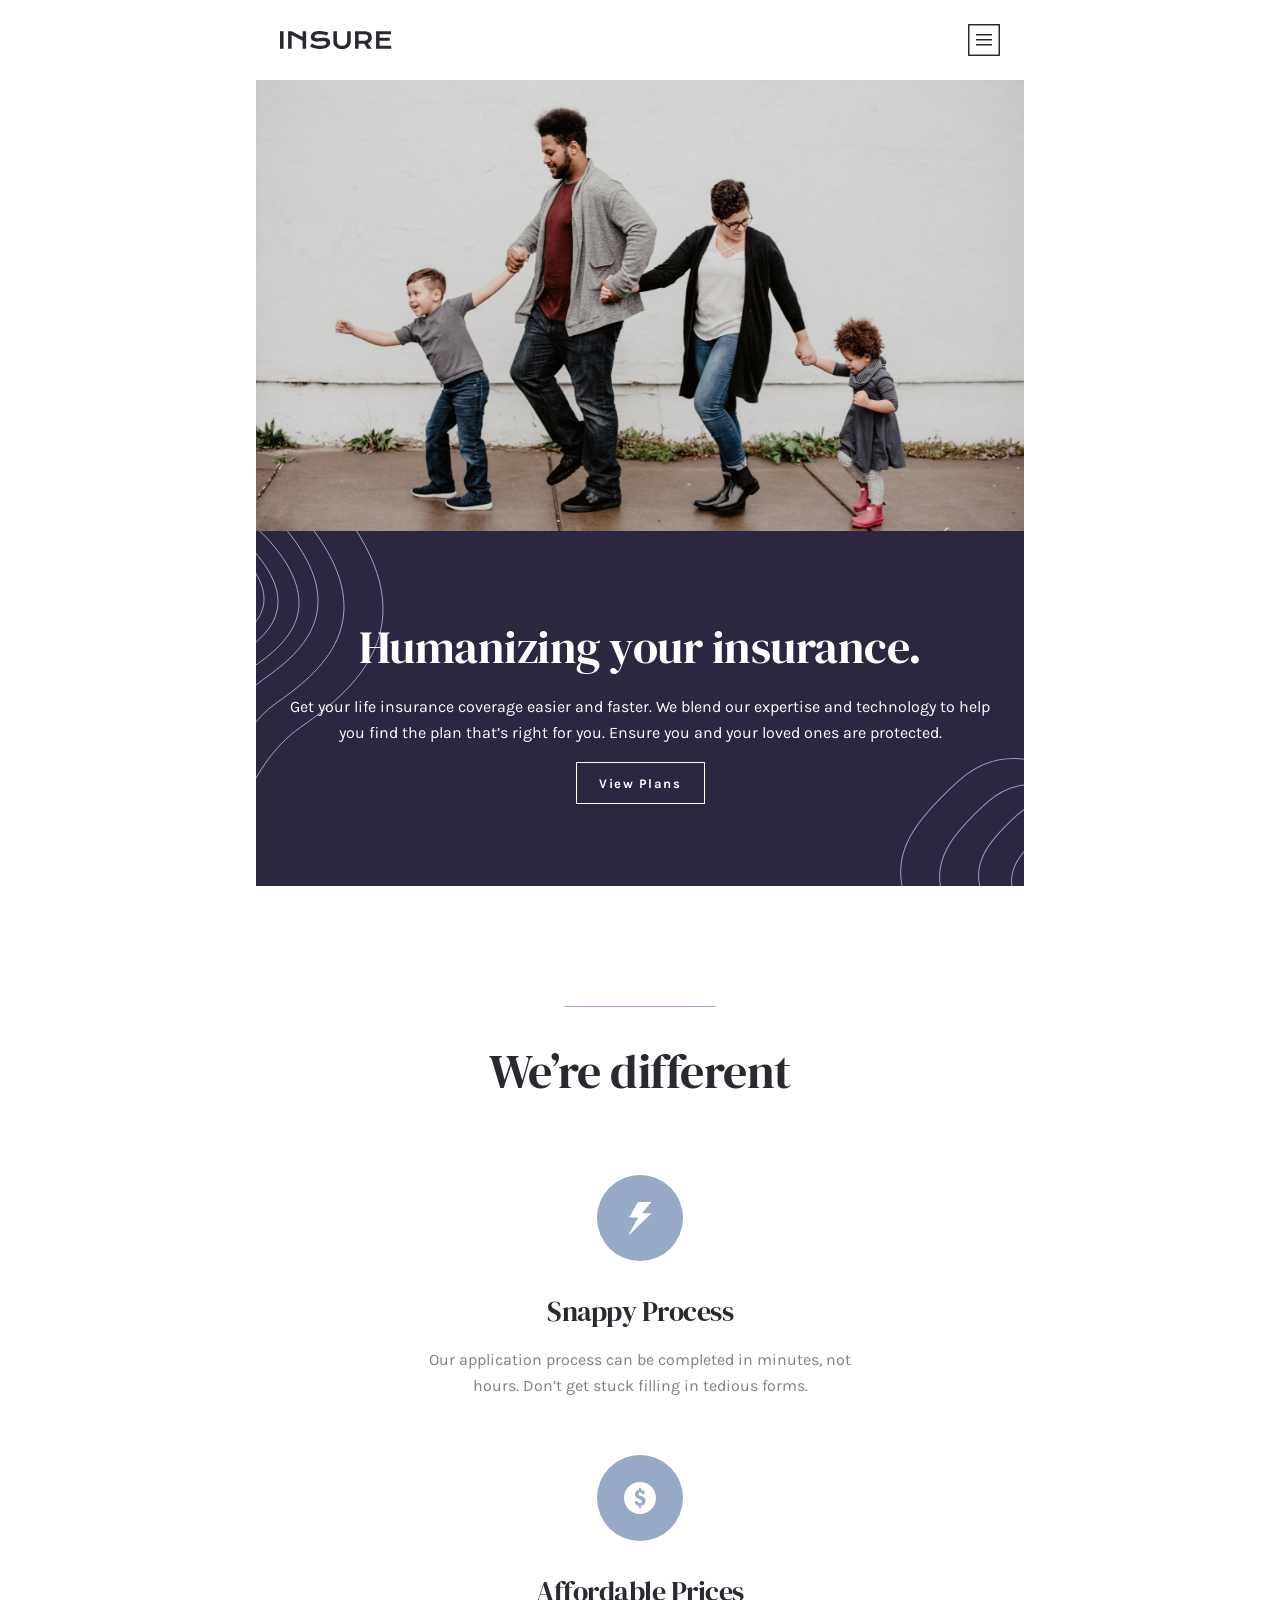
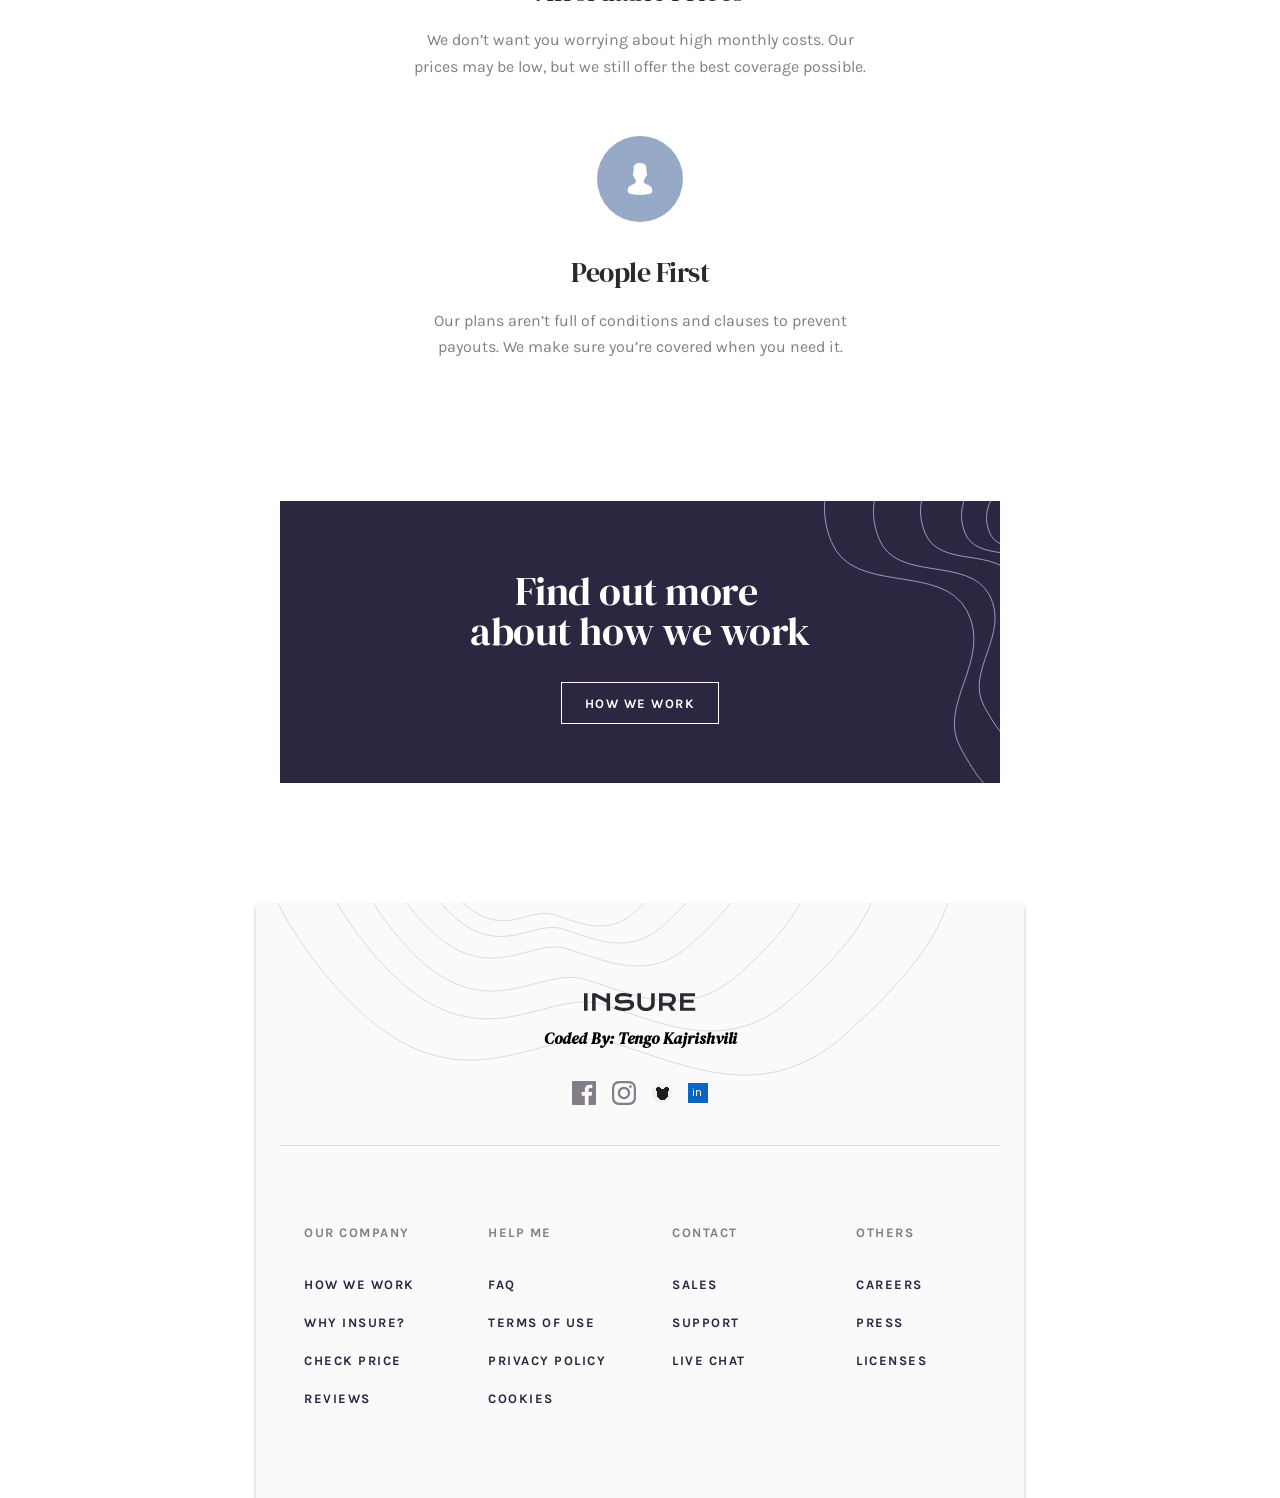
<file: index.html>
<!DOCTYPE html>
<html lang="en">

<head>
    <meta charset="UTF-8">
    <meta name="viewport" content="width=device-width, initial-scale=1.0">
    <meta name="author" content="Tengo Kajrishvili">
    <meta name="description" content="Portfolio Project, Frontend Mentor Challenge,Uploaded On Github,Hosted On Vercel">
    <meta name="keywords"
        content="Web Development, HTML, CSS, JavaScript,Portfolio, Frontend Mentor,Project tracking intro component">
    <meta name="robots" content="index, follow">
    <meta name="theme-color" content="#96A9C6" media="(prefers-color-scheme: light)">
    <meta name="theme-color" content="#2D2641" media="(prefers-color-scheme: dark)">
    <link rel="stylesheet" href="/css/mobile.css">
    <link rel="stylesheet" href="/css/tablet.css">
    <link rel="stylesheet" href="/css/desktop.css">
    <link rel="icon" href="/assets/header-logo.svg">
    <base href="error.html">
    <title>Insure landing page</title>
</head>

<body>
    <div class="burger-menu" id="burger-menu">
        <nav class="burger-nav">
            <ul>
                <li><a href="">HOW WE WORK</a></li>
                <li><a href="">BLOG</a></li>
                <li><a href="">ACCOUNT</a></li>
                <li><a href="">VIEW PLANS</a></li>
            </ul>
        </nav>
        <div class="lang">
            <a href="ka.html"><img src="/assets/geo.png" alt="Flag Of Georgia"></a>
        </div>
    </div>
    <header >
        <div class="header-nav">
            <img src="/assets/header-logo.svg" alt="Header Logo">
            <button id="close-btn" class="close-btn"><img src="/assets/Close Button.svg" alt="Close Button"></button>
            <button id="burger-btn"><img src="/assets/burger-icon.svg" alt="Burger Icon"></button>
            <div class="header-links">
<nav>
    <ul>
    <li><a href="">HOW WE WORK</a></li>
    <li><a href="">BLOG</a></li>
    <li><a href="">ACCOUNT</a></li>
    <li><a href="">VIEW</a></li>
    </ul>
</nav>
            </div>
            
        </div>
        <div class="header-lang">
            <a href="ka.html" target="_self"><img src="/assets/geo.png" alt="Flag Of Georgia" title="ქართული"></a>
        </div>

        <div class="header-box">
            <picture>
                <source srcset="/assets/picture-mob.svg" media="(max-width:767px)">
                <source srcset="/assets/picture-tab.svg" media="(min-width:768px) and (max-width:1439px)">
                <img src="/assets/picture-des.svg" alt="Header Image For Desktop">

            </picture>
            <div class="header-txt">
                <img class="line" src="/assets/line.svg" alt="iLne">
                <h1>Humanizing your insurance.</h1>
                <p>Get your life insurance coverage easier and faster. We blend our expertise and technology to help you
                    find the plan that’s right for you. Ensure you and your loved ones are protected.</p>
                <a href="" class="header-a">View Plans</a>
            </div>
        </div>

    </header>



    <main >

        <img src="/assets/section-line.svg" alt="Section Line">
        <h2>We’re different</h2>

        <section>
            <div class="section-card">
                <img src="/assets/card1img.svg" alt="Section Card Image">
                <div class="section-txt">
                    <h3>Snappy Process</h3>
                    <small>Our application process can be completed in minutes, not hours. Don’t get stuck filling in
                        tedious forms.</small>

                </div>

            </div>
            <div class="section-card">
                <img src="/assets/card2img.svg" alt="Section Card Image">
                <div class="section-txt">
                    <h3>Affordable Prices</h3>
                    <small>We don’t want you worrying about high monthly costs. Our prices may be low, but we still
                        offer the best coverage possible.</small>

                </div>

            </div>
            <div class="section-card">
                <img src="/assets/card3img.svg" alt="Section Card Image">
                <div class="section-txt">
                    <h3>People First</h3>
                    <small>Our plans aren’t full of conditions and clauses to prevent payouts. We make sure you’re
                        covered when you need it.</small>
                </div>

            </div>

        </section>
        <article>
            <h4>Find out more about how we work</h4>
            <a href="" class="header-a article-a">HOW WE WORK</a>


        </article>
    </main>

    <footer>
<address>
    <img src="/assets/footer-logo.svg" alt="Logo For Footer">
    <strong>Coded By: Tengo Kajrishvili</strong>
    <div class="social">
      <a href=""><img src="/assets/fb.svg" alt="Facebook Icon" title="Facebook Profile"></a>
      <a href=""><img src="/assets/inst.svg" alt="Instagram Icon" title="Instagram Profile"></a>
      <a href=""><img src="/assets/github.png" alt="Github Icon" title="Github Page"></a>
      <a href=""><img src="/assets/linkedin.png" alt="Linkedin Icon" title="Linkedin Profile"></a>
    </div>
    
</address>
<div class="footer-line"></div>
<div class="footer-nav">
    <div class="navbox-footer">
        <h5>OUR COMPANY</h5>
        <nav>
        <ul>
            <li><a href="">HOW WE WORK</a> </li>
            <li><a href="">WHY INSURE?</a> </li>
            <li><a href="">CHECK PRICE</a> </li>
            <li><a href="">REVIEWS</a> </li>
        </ul>
        </nav>
    </div>
     <div class="navbox-footer">
        <h5>HELP ME</h5>
        <nav>
        <ul>
            <li><a href="">FAQ</a> </li>
            <li><a href="">TERMS OF USE</a> </li>
            <li><a href="">PRIVACY POLICY</a> </li>
            <li><a href="">COOKIES</a> </li>
        </ul>
        </nav>
    </div>
     <div class="navbox-footer">
        <h5>CONTACT</h5>
        <nav>
        <ul>
            <li><a href="">SALES</a> </li>
            <li><a href="">SUPPORT</a> </li>
            <li><a href="">LIVE CHAT</a> </li>
    
        </ul>
        </nav>
    </div>
     <div class="navbox-footer">
        <h5>OTHERS</h5>
        <nav>
        <ul>
            <li><a href="">CAREERS</a> </li>
            <li><a href="">PRESS</a> </li>
            <li><a href="">LICENSES</a> </li>
        </ul>
        </nav>
    </div>
</div>
    </footer>
    <script src="/main.js"></script>
</body>

</html>
</file>
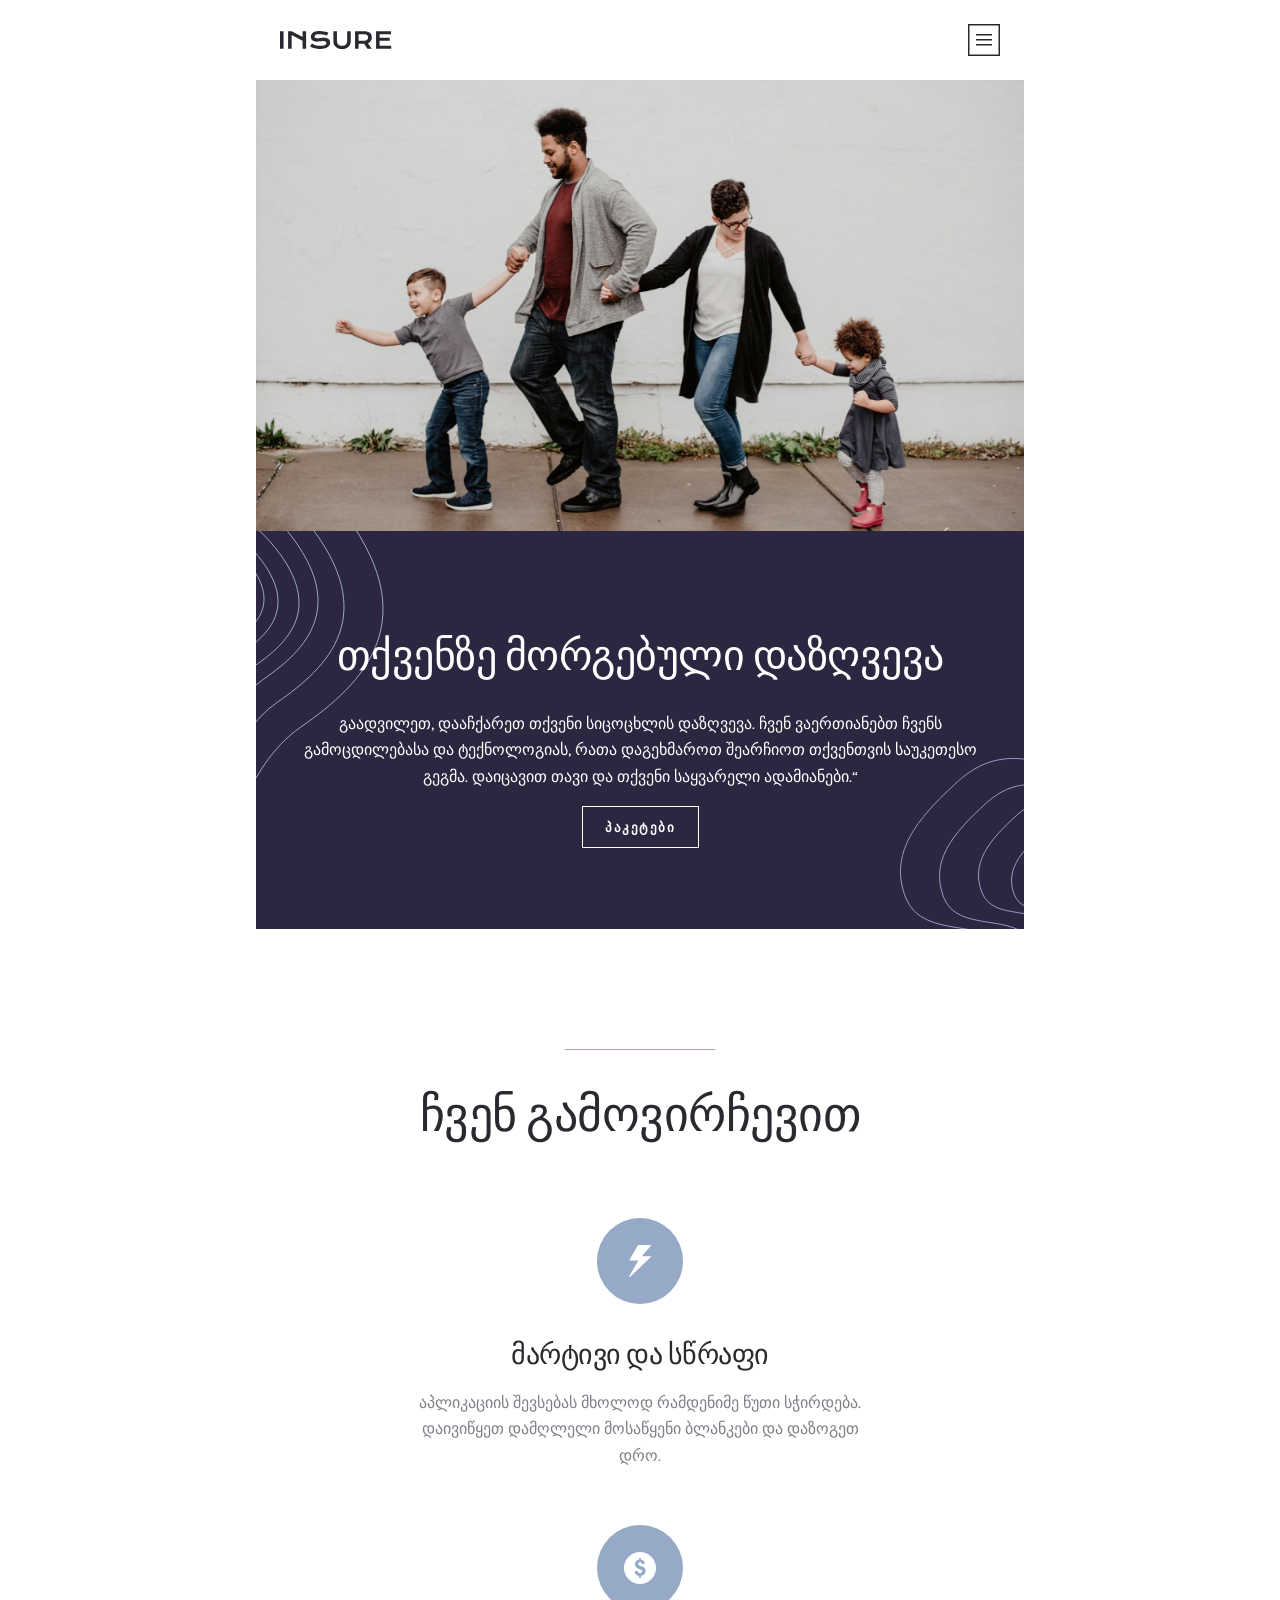
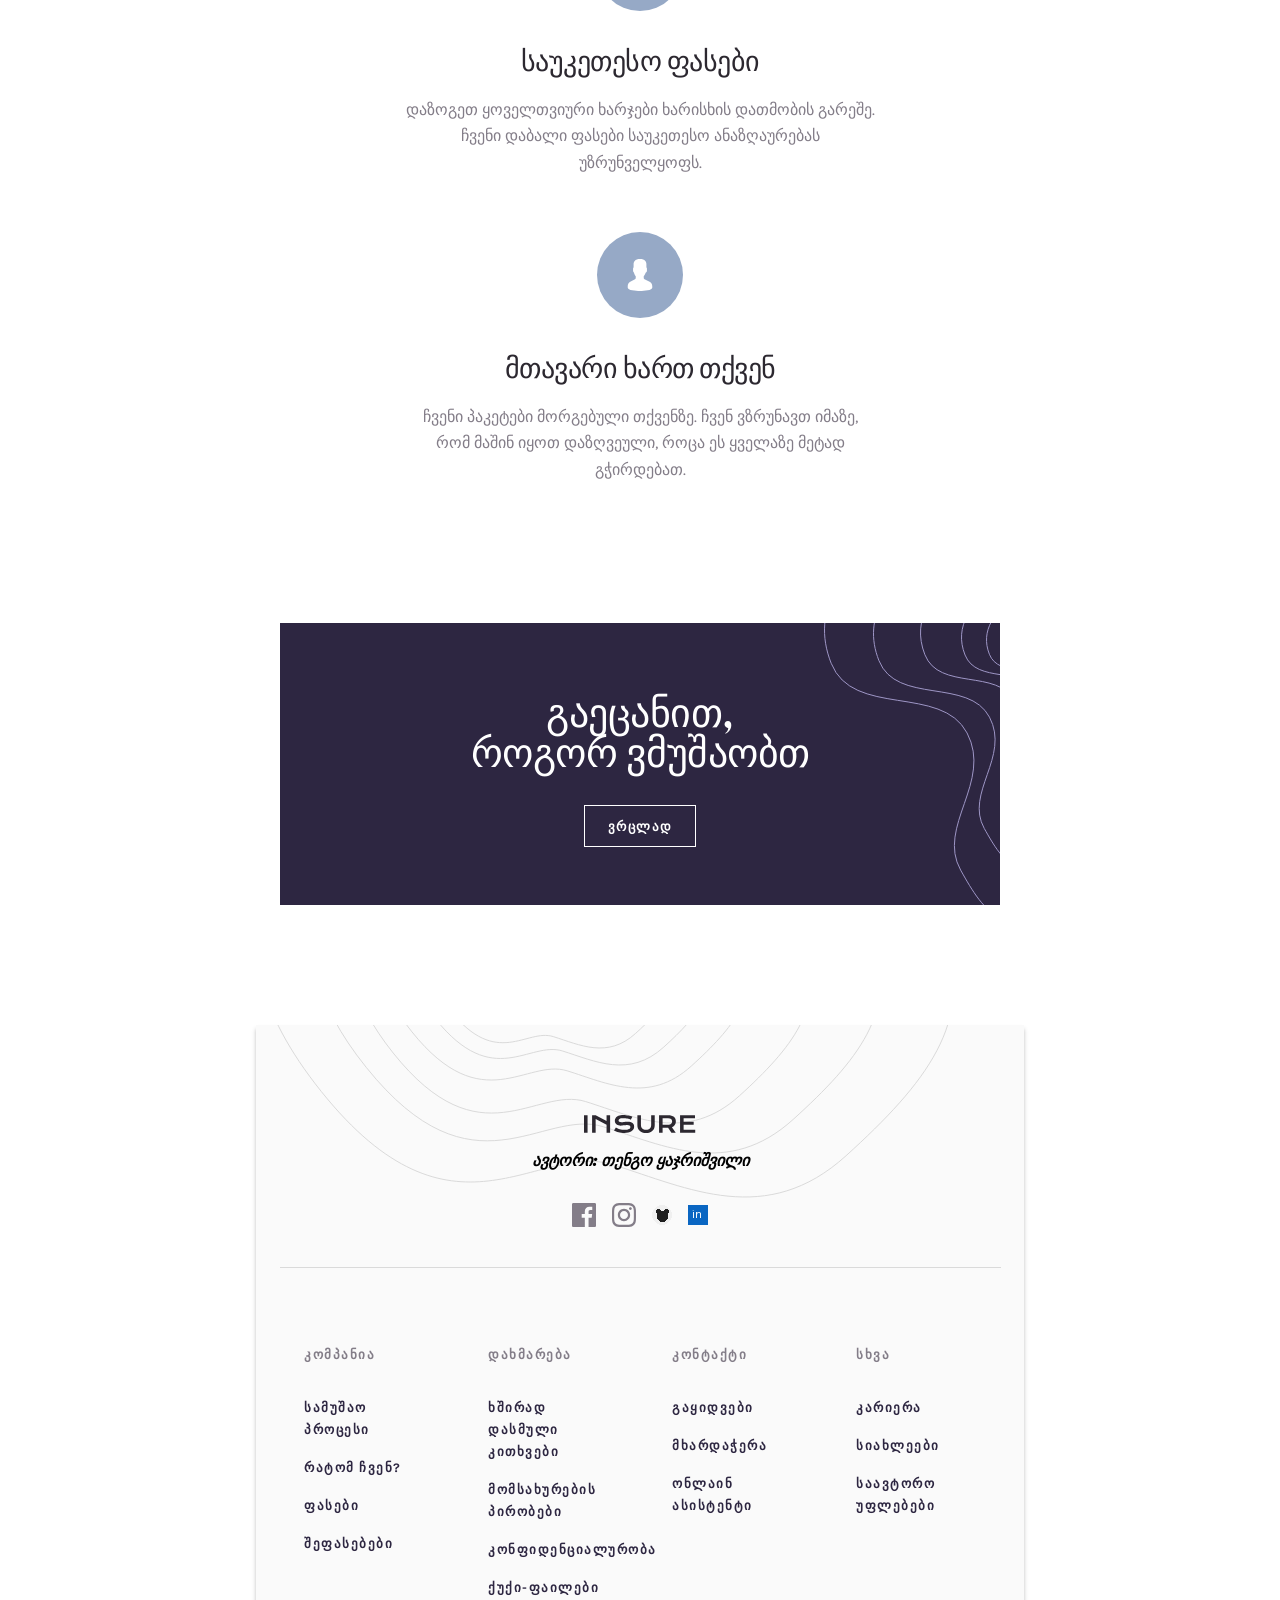
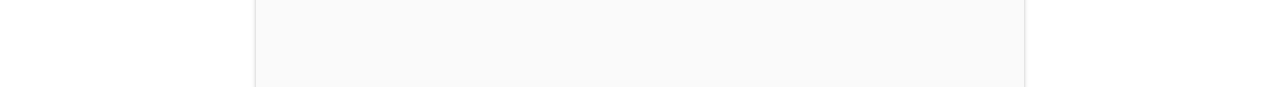
<file: ka.html>
<!DOCTYPE html>
<html lang="en">

<head>
    <meta charset="UTF-8">
    <meta name="viewport" content="width=device-width, initial-scale=1.0">
    <meta name="author" content="Tengo Kajrishvili">
    <meta name="description" content="Portfolio Project, Frontend Mentor Challenge,Uploaded On Github,Hosted On Vercel">
    <meta name="keywords"
        content="Web Development, HTML, CSS, JavaScript,Portfolio, Frontend Mentor,Project tracking intro component">
    <meta name="robots" content="index, follow">
    <meta name="theme-color" content="#96A9C6" media="(prefers-color-scheme: light)">
    <meta name="theme-color" content="#2D2641" media="(prefers-color-scheme: dark)">
    <link rel="stylesheet" href="/css/mobile.css">
    <link rel="stylesheet" href="/css/tablet.css">
    <link rel="stylesheet" href="/css/desktop.css">
    <link rel="icon" href="/assets/header-logo.svg">
    <link rel="stylesheet" href="/css/ka.css">
    <base href="error.html">
    <title>დაზღვევა</title>
</head>

<body>
    <div class="burger-menu" id="burger-menu">
        <nav class="burger-nav">
            <ul>
                <li><a href="">როგორ ვმუშაობთ</a></li>
                <li><a href="">ბლოგი</a></li>
                <li><a href="">პირადი კაბინეტი</a></li>
                <li><a href="">პაკეტები</a></li>
            </ul>
        </nav>
        <div class="lang">
            <a href="index.html"><img src="/assets/uk.png" alt="Flag Of U.K."></a>
        </div>
    </div>
    <header>
        <div class="header-nav">
            <img src="/assets/header-logo.svg" alt="Header Logo">
            <button id="close-btn" class="close-btn"><img src="/assets/Close Button.svg" alt="Close Button"></button>
            <button id="burger-btn"><img src="/assets/burger-icon.svg" alt="Burger Icon"></button>
            <div class="header-links">
                <nav>
                    <ul>
                        <li><a href="">როგორ ვმუშაობთ</a></li>
                        <li><a href="">ბლოგი</a></li>
                        <li><a href="">პირადი კაბინეტი</a></li>
                        <li><a href="">იხილეთ მეტი</a></li>
                    </ul>
                </nav>
            </div>

        </div>
        <div class="header-lang">
            <a href="index.html" target="_self"><img src="/assets/uk.png" alt="Flag Of U.K." title="English"></a>
        </div>

        <div class="header-box">
            <picture>
                <source srcset="/assets/picture-mob.svg" media="(max-width:767px)">
                <source srcset="/assets/picture-tab.svg" media="(min-width:768px) and (max-width:1439px)">
                <img src="/assets/picture-des.svg" alt="Header Image For Desktop">

            </picture>
            <div class="header-txt">
                <img class="line" src="/assets/line.svg" alt="iLne">
                <h1>თქვენზე მორგებული დაზღვევა</h1>
                <p>გაადვილეთ, დააჩქარეთ თქვენი სიცოცხლის დაზღვევა. ჩვენ ვაერთიანებთ ჩვენს გამოცდილებასა და ტექნოლოგიას,
                    რათა დაგეხმაროთ შეარჩიოთ თქვენთვის საუკეთესო გეგმა. დაიცავით თავი და თქვენი საყვარელი ადამიანები.“
                </p>
                <a href="" class="header-a">პაკეტები</a>
            </div>
        </div>

    </header>



    <main>

        <img src="/assets/section-line.svg" alt="Section Line">
        <h2>ჩვენ გამოვირჩევით</h2>

        <section>
            <div class="section-card">
                <img src="/assets/card1img.svg" alt="Section Card Image">
                <div class="section-txt">
                    <h3>მარტივი და სწრაფი</h3>
                    <small>აპლიკაციის შევსებას მხოლოდ რამდენიმე წუთი სჭირდება. დაივიწყეთ დამღლელი მოსაწყენი ბლანკები და
                        დაზოგეთ
                        დრო.</small>

                </div>

            </div>
            <div class="section-card">
                <img src="/assets/card2img.svg" alt="Section Card Image">
                <div class="section-txt">
                    <h3>საუკეთესო ფასები</h3>
                    <small>დაზოგეთ ყოველთვიური ხარჯები ხარისხის დათმობის გარეშე. ჩვენი დაბალი ფასები საუკეთესო
                        ანაზღაურებას
                        უზრუნველყოფს.</small>

                </div>

            </div>
            <div class="section-card">
                <img src="/assets/card3img.svg" alt="Section Card Image">
                <div class="section-txt">
                    <h3>მთავარი ხართ თქვენ</h3>
                    <small>ჩვენი პაკეტები მორგებული თქვენზე. ჩვენ ვზრუნავთ
                        იმაზე, რომ მაშინ იყოთ დაზღვეული, როცა ეს ყველაზე მეტად გჭირდებათ.</small>
                </div>

            </div>

        </section>
        <article>
            <h4>გაეცანით, როგორ ვმუშაობთ</h4>
            <a href="" class="header-a article-a">ვრცლად</a>


        </article>
    </main>

    <footer>
        <address>
            <img src="/assets/footer-logo.svg" alt="Logo For Footer">
            <strong>ავტორი: თენგო ყაჯრიშვილი</strong>
            <div class="social">
                <a href=""><img src="/assets/fb.svg" alt="Facebook Icon" title="Facebook Profile"></a>
                <a href=""><img src="/assets/inst.svg" alt="Instagram Icon" title="Instagram Profile"></a>
                <a href=""><img src="/assets/github.png" alt="Github Icon" title="Github Page"></a>
                <a href=""><img src="/assets/linkedin.png" alt="Linkedin Icon" title="Linkedin Profile"></a>
            </div>

        </address>
        <div class="footer-line"></div>
        <div class="footer-nav">
            <div class="navbox-footer">
                <h5>კომპანია</h5>
                <nav>
                    <ul>
                        <li><a href="">სამუშაო პროცესი</a> </li>
                        <li><a href="">რატომ ჩვენ?</a> </li>
                        <li><a href="">ფასები</a> </li>
                        <li><a href="">შეფასებები</a> </li>
                    </ul>
                </nav>
            </div>
            <div class="navbox-footer">
                <h5>დახმარება</h5>
                <nav>
                    <ul>
                        <li><a href="">ხშირად დასმული კითხვები</a> </li>
                        <li><a href="">მომსახურების პირობები</a> </li>
                        <li><a href="">კონფიდენციალურობა</a> </li>
                        <li><a href="">ქუქი-ფაილები</a> </li>
                    </ul>
                </nav>
            </div>
            <div class="navbox-footer">
                <h5>კონტაქტი</h5>
                <nav>
                    <ul>
                        <li><a href="">გაყიდვები</a> </li>
                        <li><a href="">მხარდაჭერა</a> </li>
                        <li><a href="">ონლაინ ასისტენტი</a> </li>

                    </ul>
                </nav>
            </div>
            <div class="navbox-footer">
                <h5>სხვა</h5>
                <nav>
                    <ul>
                        <li><a href="">კარიერა</a> </li>
                        <li><a href="">სიახლეები</a> </li>
                        <li><a href="">საავტორო უფლებები</a> </li>
                    </ul>
                </nav>
            </div>
        </div>
    </footer>
    <script src="/main.js"></script>
</body>

</html>
</file>
<file: css/mobile.css>
@import url('https://fonts.googleapis.com/css2?family=DM+Serif+Display:ital@0;1&family=Karla:ital,wght@0,200..800;1,200..800&display=swap');


:root {
    --h1-color: #FFFFFF;
    --p-color: #FFFFFF;
    --header-txt-bg: #2D2641;
    --a-color: #FFFFFF;
    --h2-color: #2C2830;
    --h3-color: #2C2830;
    --small-color: #837D88;
    --article-bg: #2D2641;
    --h4-color: #FFFFFF;
    --footer-bg: #FAFAFA;
    --footer-line-bg: #DADADA;
    --h5-color: #837D88;
    --footer-a-color: #2D2641;
    --burger-menu-bg: #2C2830;
    --burger-menu-a-color: #FFFFFF;
}

* {
    margin: 0;
    padding: 0;
    box-sizing: border-box;
}

body {
    user-select: none;
    overflow-x: hidden;
    scroll-behavior: smooth;
    display: flex;
    flex-direction: column;
    align-items: center;
    justify-content: center;
    font-family: "DM Serif Display", serif;
    position: relative;




}

img,
picture {
    display: block;
    object-fit: cover;
    max-width: 100%;
}

div {
    max-width: 100%;
}

button,
a {
    border: none;
    background: transparent;
    -webkit-tap-highlight-color: transparent;
    text-decoration: none;
    font-family: "Karla", sans-serif;
    cursor: pointer;


}

/*headerrr*/
header {
    width: 100%;
    max-width: 430px;

}

.header-nav {
    padding: 24px;
    display: flex;
    align-items: center;
    justify-content: space-between;
    position: relative;
}

.header-box picture img {
    width: 100%;
}

.header-txt {
    text-align: center;
    width: 100%;
    padding: 93px 24px;
    margin: 0 auto;
    background:
        url(/assets/circle-top-mob.svg) no-repeat left -150px top -100px,
        url(/assets/circle-down-mob.svg) no-repeat right 346.5px var(--header-txt-bg);
    overflow-x: hidden;

}

.line {
    display: none;
}

h1 {
    font-size: 46px;
    color: var(--h1-color);
    font-weight: 400;
    letter-spacing: -0.5px;
    line-height: 100%;
}

p {
    font-family: "Karla", sans-serif;
    font-size: 16px;
    font-weight: 400;
    line-height: 165%;
    color: var(--p-color);
    margin: 16px 0 32px 0;
}

.header-a,
.article-a {
    color: var(--a-color);
    line-height: 115%;
    font-weight: 700;
    letter-spacing: 1.5px;
    font-size: 13px;
    outline: 1.5px solid white;
    padding: 12.5px 22.5px;
}


/*mmmaaaaiiinnn*/
main,
section,
.section-card,
.section-txt {
    display: flex;
    flex-direction: column;
    align-items: center;
    justify-content: center;
}

main {
    width: 100%;
    max-width: 430px;
    padding: 0 24px;
    margin-top: 140px;
    text-align: center;
}

h2 {
    color: var(--h2-color);
    font-size: 48px;
    line-height: 100%;
    letter-spacing: -0.5px;
    font-weight: 400;
    margin-top: 40px;
}

section {
    margin-top: 80px;
    gap: 56px;

}

.section-card {
    gap: 32px;
}

.section-txt {

    width: 327px;
    text-align: center;
    gap: 16px;
}

h3 {

    line-height: 135%;
    font-size: 28px;
    font-weight: 400;
    letter-spacing: -0.5px;
    color: var(--h3-color);
}

small {
    font-size: 16px;
    font-weight: 400;
    line-height: 165%;
    color: var(--small-color);
    font-family: "Karla", sans-serif;
}

article {
    margin-top: 140px;
    width: 100%;
    max-width: 327px;
    padding: 72px 24px;
    background-color: var(--article-bg);
    background-image: url(/assets/article-bg-mob.svg);
    background-repeat: no-repeat;
    background-position: right center;
}

h4 {
    font-size: 40px;
    letter-spacing: -0.5px;
    line-height: 100%;
    font-weight: 400;
    color: var(--h4-color);
    margin-bottom: 40px;
}

/*foooter*/
footer,
address,
.footer-nav {
    display: flex;
    flex-direction: column;
    align-items: center;
    justify-content: center;
}

footer {
    width: 100%;
    max-width: 430px;
    padding: 84px 24px;
    margin-top: 140px;
    box-shadow: 0 4px 4px 0 rgba(0, 0, 0, 0.25);
    background-color: var(--footer-bg);
    background-image: url(/assets/footer-bg-mob.svg);
    background-repeat: no-repeat;
}

strong {
    margin-top: 16px;
}

.social {
    display: flex;
    align-items: center;
    gap: 16px;
    margin-top: 32px;
}

.footer-line {
    width: 100%;
    height: 1px;
    background-color: var(--footer-line-bg);
    margin-top: 40px;
}

.footer-nav {
    text-align: center;
    width: 100%;
    margin-top: 40px;
    gap: 48px;
}

h5 {
    margin-bottom: 32px;
    color: var(--h5-color);
    font-size: 13px;
    line-height: 115%;
    letter-spacing: 1.5px;
    font-weight: 700;
    font-family: "Karla", sans-serif;

}

ul {
    list-style-type: none;
    display: flex;
    flex-direction: column;
}

footer ul {
    gap: 16px;

}

footer a {
    line-height: 115%;
    font-weight: 700;
    letter-spacing: 1.5px;
    color: var(--footer-a-color);
    font-size: 13px;
}

/*burgerrrrr menuuu*/
.burger-menu {
    width: 100%;
    max-width: 430px;
    height: 100vh;
    display: flex;
    flex-direction: column;
    align-items: center;
    justify-content: center;
    background-color: var(--burger-menu-bg);
    padding: 40px 24px 299px 24px;
    position: absolute;
    top: 65px;
    background-image: url(/assets/burger-menu-bg.svg);
    background-repeat: no-repeat;
    background-position: center bottom;
    opacity: 0;
    transition: 0.7s steps(3);
}

.burger-nav ul {
    text-align: center;
    gap: 24px;

}

.burger-nav a {
    font-size: 20px;
    letter-spacing: 1.36px;
    line-height: 40px;
    font-weight: 700;
    color: var(--burger-menu-a-color)
}

.close-btn {
    position: absolute;
    right: 24px;
    display: none;
}

.lang {
    margin-top: 24px;
}

.show-burger-menu {
    opacity: 1;
}

.show-close-btn {
    display: block;

}

.hide-burger-btn {
    display: none;
}

.no-scroll {
    overflow: hidden;
}

.burger-menu a:active {
    color: green;
    outline: 2px solid white;
    outline-offset: 15px;
}

.header-links {
    display: none;
}

.header-lang {
    display: none;
}
</file>
<file: css/tablet.css>
@media(min-width:768px) {
    header {
        max-width: 768px;

    }

    .header-txt {
        background:
            url(/assets/circle-top-mob.svg) no-repeat left -100px top -100px,
            url(/assets/circle-down-mob.svg) no-repeat right 227px var(--header-txt-bg);
    }

    p {
        margin: 24px 0;
    }

    /*maiiinnnn*/
    main {
        max-width: 768px;
        margin-top: 120px;

    }

    section {
        width: 100%;
        max-width: 471px;
    }

    .section-txt {
        width: 100%;
    }

    article {
        max-width: 720px;
        padding: 70px 189px;

    }

    /*foooteeer*/
    footer {
        max-width: 768px;
        padding: 90px 23.5px;
        background-image: url(/assets/footer-bg-tab.svg);
        margin-top: 120px;
    }

    .footer-nav {
        padding: 40px 64px 0 64px;
        display: grid;
        grid-template-columns: repeat(4, 1fr);
        column-gap: 64px;
        align-items: start;
        text-align: left;
    }

    .navbox-footer {
        width: 120px;
    }


    /*burgeeeerr*/
    .burger-menu {
        max-width: 768px;
        padding: 40px 220.5px 320px 220.5px;
        background-image: url(/assets/burger-menu-bg-tab.svg);
    }






}
</file>
<file: css/desktop.css>
@media(min-width:1440px) {
    header {
        max-width: 100%;
    }

    .header-nav {
        padding: 20px 165px;
    }

    .header-box {
        background:
            url(/assets/circle-top-mob.svg) no-repeat left -20px top 414px,
            url(/assets/circle-down-mob.svg) no-repeat right 27px var(--header-txt-bg);
        position: relative;
        background-size: contain;
    }

    .header-txt {
        background: none;
        position: absolute;
        top: 80px;
        left: 165px;
        max-width: 540px;
        text-align: left;
    }

    .line {
        display: block;
        margin-bottom: 64px;
    }

    .header-box picture {
        width: 540px;
        position: relative;
        left: 800px;
        top: 150px;
    }

    h1 {
        font-size: 72px;
        line-height: 90%;
        letter-spacing: -1px;
    }


    /*maaaiiinnn*/
    main {
        max-width: 1110px;
        margin-top: 305px;
        padding: 64px 0 0 0;
        align-items: start;
    }

    h2 {
        font-size: 72px;
    }

    section {
        display: grid;
        grid-template-columns: repeat(3, 1fr);
        column-gap: 32px;
        max-width: 100%;

    }

    .section-txt {
        text-align: left;
    }

    .section-card,
    .section-txt {
        align-items: start;
    }

    article {
        text-align: left;
        max-width: 1110px;
        display: flex;
        align-items: center;
        gap: 316px;
        padding: 69px 80.5px;
        background-image: url(/assets/article-bg-des.svg);
        background-size: contain;
    }

    h4 {
        width: 474px;
        font-size: 56px;
        letter-spacing: -0.8px;
    }



    /*ffoootter*/

    footer {
        margin-top: 150px;
        max-width: 100%;
        background-image: url(/assets/footer-bg-des.svg);
        background-size: contain;
        padding: 66.5px 162px;

    }

    address {
        width: 100%;
        flex-direction: row;
        justify-content: space-between;
    }

    .navbox-footer {
        width: 255px;
    }


    #burger-btn,
    .burger-menu {
        display: none;
    }

    .header-a:hover,
    .article-a:hover {
        background-color: white;
        color: #2D2641;
    }

    .header-a:active,
    .article-a:active {
        background: transparent;
        color: white;
    }

    /*heaaader navvv*/
    .header-lang {
        display: flex;
        position: absolute;
        top: 20px;
        right: 50px;
        width: 50px;
    }

    .header-links {
        display: block;
    }

    .header-links ul {
        display: flex;
        flex-direction: row;
        gap: 24px;

    }

    .header-links a {
        color: #837D88;
        font-size: 13px;
        font-weight: 700;
        letter-spacing: 1.5px;
        line-height: 115%;
        display: flex;
        transition: 0.3s;
        padding: 12.5px 28.5px;

    }

    .header-links a:hover {
        color: #2C2830;
        transform: translateY(-2px);
    }

    .header-links a:active {
        background-color: #2C2830;
        color: white;

    }

    /*footer navv*/

    .social img {
        transition: 0.3s;
        display: inline-block;

    }

    .social img:hover {
        transform: scale(0.8) rotateY(360deg);
        fill: #2C2830;
    }

    .footer-nav a:hover {
        display: block;
        transform: scale(1.5);
    }

    .footer-nav a:active {
        color: green;
    }

}
</file>
<file: css/ka.css>
@media(min-width:320px) and (max-width:365px) {
    body {
        overflow-x: hidden;
    }
    h1{
        font-size: 28px;
    }
    h2{

        font-size: 26px;
          line-height: 120%;
    }
}

@media(min-width: 375px) and (max-width: 768px) {
    h1 {
        font-size: 30px;
        line-height: 110%;
    }

    p {
        font-size: 14px;

    }

    h2 {
        font-size: 28px;
      
    }

    small {
        font-size: 14px;
    }

    h4 {
        font-size: 34px;
    }
}

h1 {
    font-size: 42px;
    line-height: 150%;
}
</file>
